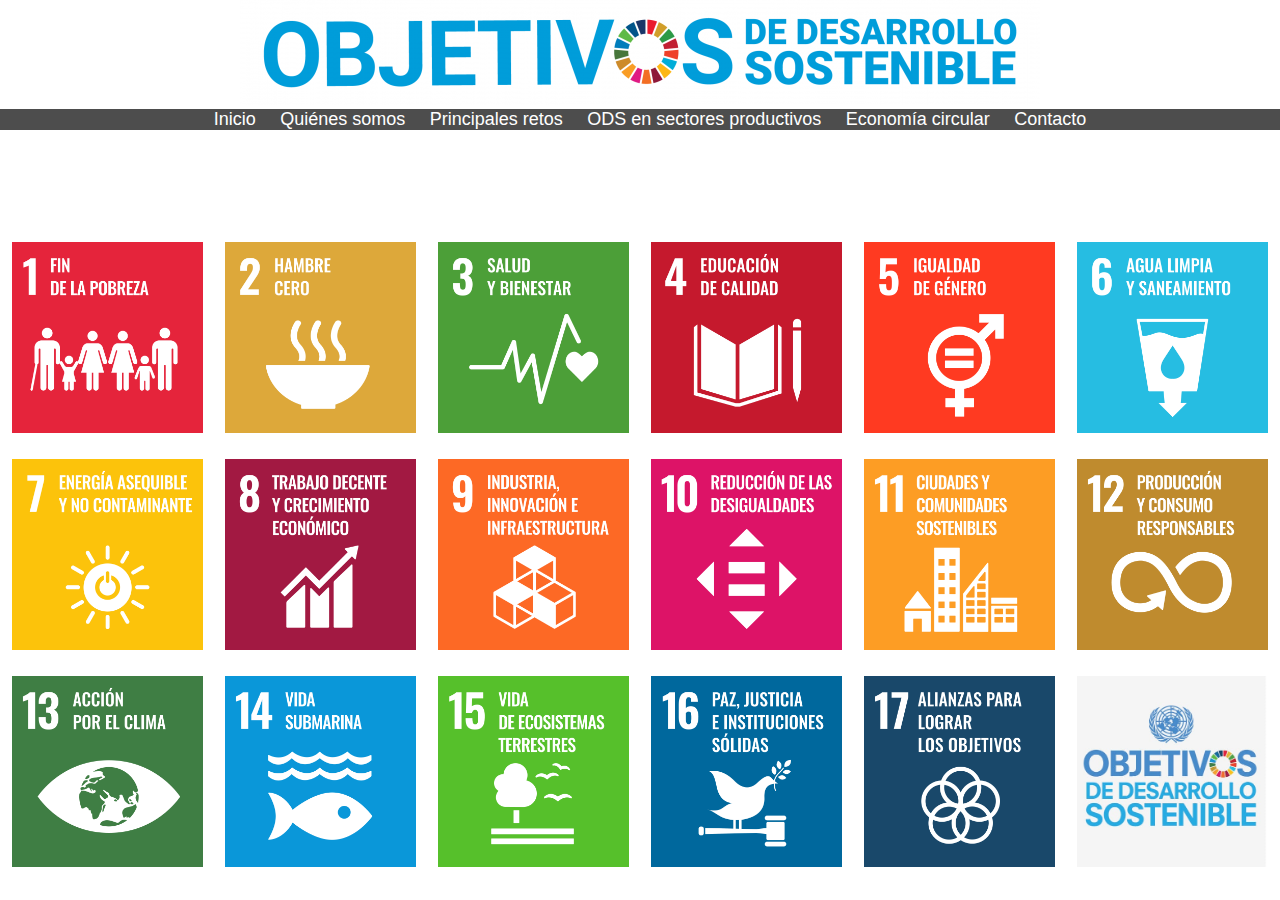
<file: index.html>
<!DOCTYPE html>
<html lang="en">
<head>
    <meta charset="UTF-8">
    <meta name="viewport" content="width=device-width, initial-scale=1.0">
    <link rel="stylesheet" href="estilos.css">
    <title>ODS</title>
</head>
<body>
    <header><a href="logos/S_SDG_logo_without_UN_emblem_horizontal_WEB-800x105.png" ><img src="logos/S_SDG_logo_without_UN_emblem_horizontal_WEB-800x105.png"></a></header>
    
    <nav>
        <ul>
            <li><a href="odsFLOAT.html">Inicio</a></li>
            <li><a href="#">Quiénes somos</a>
                <ul><li><a href="">Historia</a></li>
                <li><a href="">Prensa</a></li></ul>
            </li>            
            </li>
            <li><a href="resumen/principalesRetos.html">Principales retos</a></li>
            <li><a href="sectores/sectoresODS.html">ODS en sectores productivos</a></li>
            <li><a href="economiaC/indexEC.html">Economía circular</a>
            <li><a href="#">Contacto</a></li>
        </ul>
    </nav>

    <table id="tabla">
        <tr>
            <td><a href="https://www.un.org/sustainabledevelopment/es/poverty/" target="_blank"><img src="logos/S-WEB-Goal-01.png" alt="fin pobreza"></a></td>
            <td><a href="https://www.un.org/sustainabledevelopment/es/hunger/" target="_blank"><img src="logos/S-WEB-Goal-02.png" alt="hambre cero"></a></td>
            <td><a href="https://www.un.org/sustainabledevelopment/es/health/" target="_blank"><img src="logos/S-WEB-Goal-03.png" alt="salud y bienestar"></a></td>
            <td><a href="https://www.un.org/sustainabledevelopment/es/education/" target="_blank"><img src="logos/S-WEB-Goal-04.png" alt="educacion"></a></td>
            <td><a href="https://www.un.org/sustainabledevelopment/es/gender-equality/" target="_blank"><img src="logos/S-WEB-Goal-05.png" alt="igualdad"></a></td>
            <td><a href="https://www.un.org/sustainabledevelopment/es/water-and-sanitation/" target="_blank"><img src="logos/S-WEB-Goal-06.png" alt="agua"></a></td>
        </tr>
        <tr>
            <td><a href="https://www.un.org/sustainabledevelopment/es/energy/" target="_blank"><img src="logos/S-WEB-Goal-07.png" alt="Energía"></a></td>
            <td><a href="https://www.un.org/sustainabledevelopment/es/economic-growth/" target="_blank"><img src="logos/S-WEB-Goal-08.png" alt="Trabajo"></a></td>
            <td><a href="https://www.un.org/sustainabledevelopment/es/infrastructure/" target="_blank"><img src="logos/S-WEB-Goal-09.png" alt="industria"></a></td>
            <td><a href="https://www.un.org/sustainabledevelopment/es/inequality/" target="_blank"><img src="logos/S-WEB-Goal-10.png" alt="Redución desigualdades"></a></td>
            <td><a href="https://www.un.org/sustainabledevelopment/es/cities/" target="_blank"><img src="logos/S-WEB-Goal-11.png" alt=""></a></td>
            <td><a href="https://www.un.org/sustainabledevelopment/es/sustainable-consumption-production/" target="_blank"><img src="logos/S-WEB-Goal-12.png" alt=""></a></td>
        </tr>
        <tr>
            <td><a href="https://www.un.org/sustainabledevelopment/es/climate-change-2/" target="_blank"><img src="logos/S-WEB-Goal-13.png" alt=""></a></td>
            <td><a href="https://www.un.org/sustainabledevelopment/es/oceans/" target="_blank"><img src="logos/S-WEB-Goal-14.png" alt=""></a></td>
            <td><a href="https://www.un.org/sustainabledevelopment/es/biodiversity/" target="_blank"><img src="logos/S-WEB-Goal-15.png" alt=""></a></td>
            <td><a href="https://www.un.org/sustainabledevelopment/es/peace-justice/" target="_blank"><img src="logos/S-WEB-Goal-16.png" alt=""></a></td>
            <td><a href="https://www.un.org/sustainabledevelopment/es/globalpartnerships/" target="_blank"><img src="logos/S-WEB-Goal-17.png" alt=""></a></td>
            <td><img src="logos/S_SDG_Icons-01-18.jpg" alt="logo"></td>
        </tr>
    </table>

    
    
</body>
</html>
</file>
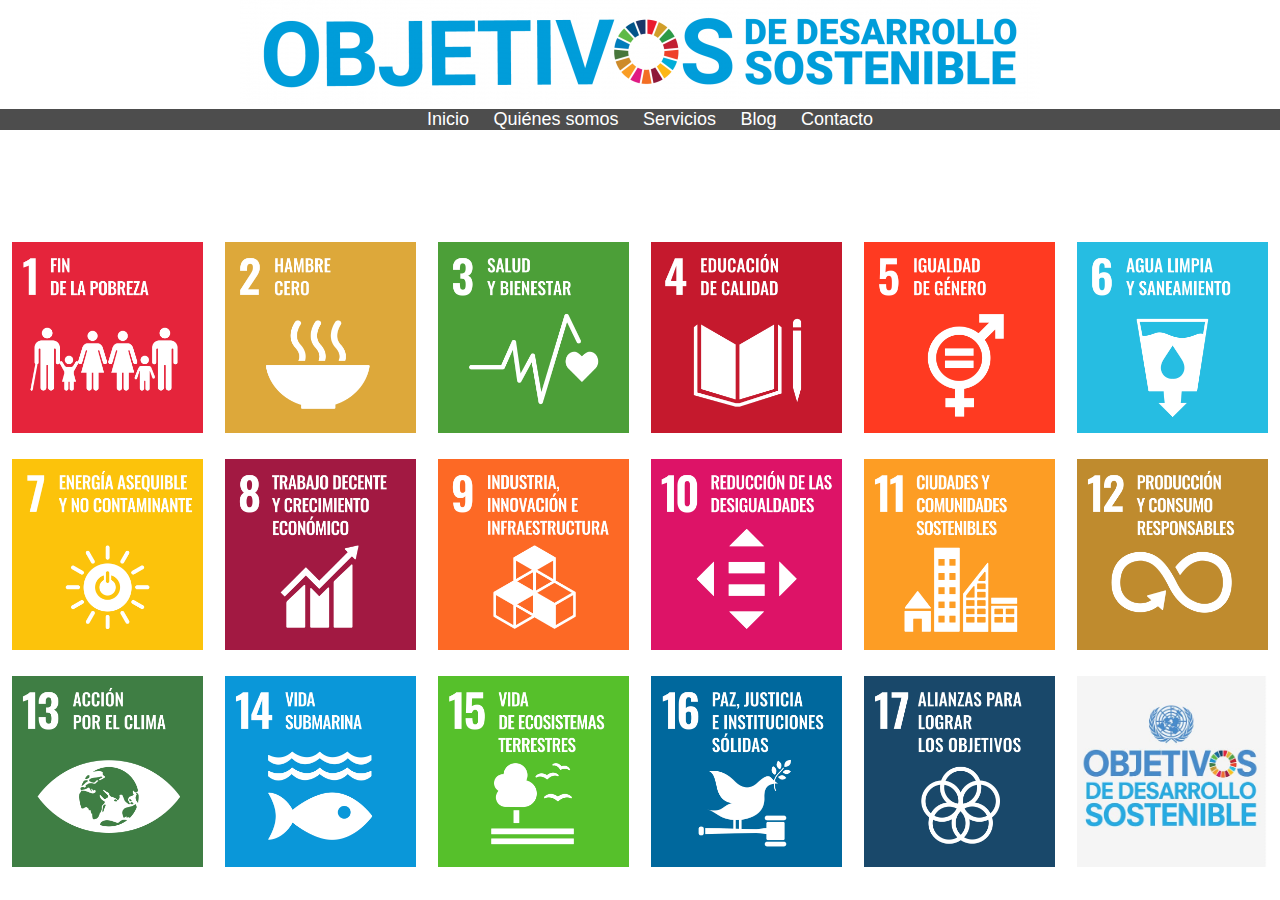
<file: ods.html>
<!DOCTYPE html>
<html lang="en">
<head>
    <meta charset="UTF-8">
    <meta name="viewport" content="width=device-width, initial-scale=1.0">
    <link rel="stylesheet" href="estilos.css">
    <title>ODS</title>
</head>
<body>
    <header><a href="logos/S_SDG_logo_without_UN_emblem_horizontal_WEB-800x105.png" ><img src="logos/S_SDG_logo_without_UN_emblem_horizontal_WEB-800x105.png"></a></header>
    
    <nav>
        <ul>
            <li><a href="odsFLOAT.html">Inicio</a></li>
            <li><a href="#">Quiénes somos</a>
                <ul><li><a href="">Historia</a></li>
                <li><a href="">Prensa</a></li></ul>
            </li>
            <li><a href="#">Servicios</a>
                <ul><li><a href="">Servicio 1</a></li>
                <li><a href="">Servicio 2</a></li>
                <li><a href="">Servicio 3</a></li>
                <li><a href="">Servicio 4</a></li></ul>
            </li>
            <li><a href="#">Blog</a></li>
            <li><a href="#">Contacto</a></li>
        </ul>
    </nav>

    <table id="tabla">
        <tr>
            <td><a href="https://www.un.org/sustainabledevelopment/es/poverty/" target="_blank"><img src="logos/S-WEB-Goal-01.png" alt="fin pobreza"></a></td>
            <td><a href="https://www.un.org/sustainabledevelopment/es/hunger/" target="_blank"><img src="logos/S-WEB-Goal-02.png" alt="hambre cero"></a></td>
            <td><a href="https://www.un.org/sustainabledevelopment/es/health/" target="_blank"><img src="logos/S-WEB-Goal-03.png" alt="salud y bienestar"></a></td>
            <td><a href="https://www.un.org/sustainabledevelopment/es/education/" target="_blank"><img src="logos/S-WEB-Goal-04.png" alt="educacion"></a></td>
            <td><a href="https://www.un.org/sustainabledevelopment/es/gender-equality/" target="_blank"><img src="logos/S-WEB-Goal-05.png" alt="igualdad"></a></td>
            <td><a href="https://www.un.org/sustainabledevelopment/es/water-and-sanitation/" target="_blank"><img src="logos/S-WEB-Goal-06.png" alt="agua"></a></td>
        </tr>
        <tr>
            <td><a href="https://www.un.org/sustainabledevelopment/es/energy/" target="_blank"><img src="logos/S-WEB-Goal-07.png" alt="Energía"></a></td>
            <td><a href="https://www.un.org/sustainabledevelopment/es/economic-growth/" target="_blank"><img src="logos/S-WEB-Goal-08.png" alt="Trabajo"></a></td>
            <td><a href="https://www.un.org/sustainabledevelopment/es/infrastructure/" target="_blank"><img src="logos/S-WEB-Goal-09.png" alt="industria"></a></td>
            <td><a href="https://www.un.org/sustainabledevelopment/es/inequality/" target="_blank"><img src="logos/S-WEB-Goal-10.png" alt="Redución desigualdades"></a></td>
            <td><a href="https://www.un.org/sustainabledevelopment/es/cities/" target="_blank"><img src="logos/S-WEB-Goal-11.png" alt=""></a></td>
            <td><a href="https://www.un.org/sustainabledevelopment/es/sustainable-consumption-production/" target="_blank"><img src="logos/S-WEB-Goal-12.png" alt=""></a></td>
        </tr>
        <tr>
            <td><a href="https://www.un.org/sustainabledevelopment/es/climate-change-2/" target="_blank"><img src="logos/S-WEB-Goal-13.png" alt=""></a></td>
            <td><a href="https://www.un.org/sustainabledevelopment/es/oceans/" target="_blank"><img src="logos/S-WEB-Goal-14.png" alt=""></a></td>
            <td><a href="https://www.un.org/sustainabledevelopment/es/biodiversity/" target="_blank"><img src="logos/S-WEB-Goal-15.png" alt=""></a></td>
            <td><a href="https://www.un.org/sustainabledevelopment/es/peace-justice/" target="_blank"><img src="logos/S-WEB-Goal-16.png" alt=""></a></td>
            <td><a href="https://www.un.org/sustainabledevelopment/es/globalpartnerships/" target="_blank"><img src="logos/S-WEB-Goal-17.png" alt=""></a></td>
            <td><img src="logos/S_SDG_Icons-01-18.jpg" alt="logo"></td>
        </tr>
    </table>

    
    
</body>
</html>
</file>
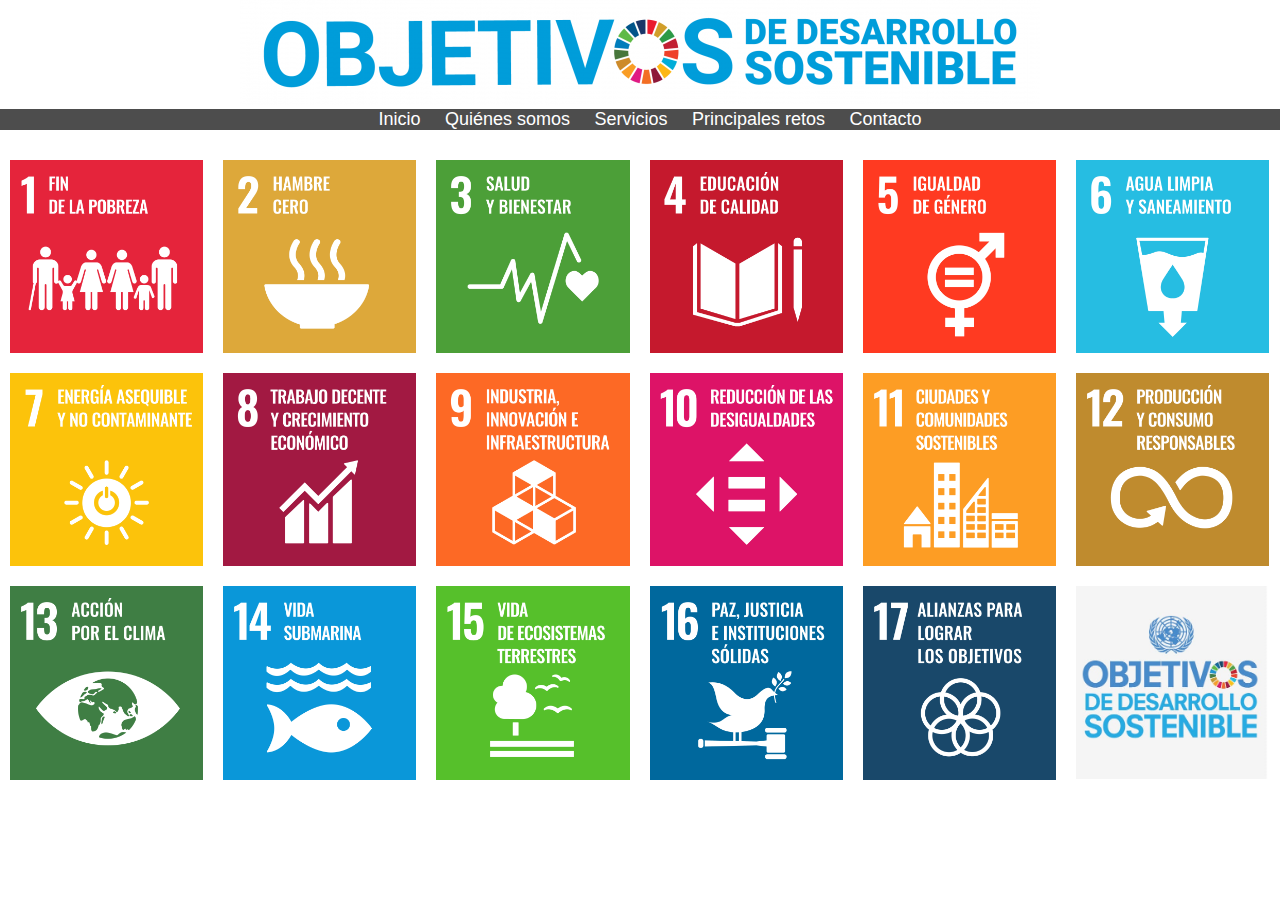
<file: odsFLOAT.html>
<!DOCTYPE html>
<html lang="en">
<head>
    <meta charset="UTF-8">
    <meta name="viewport" content="width=device-width, initial-scale=1.0">
    <link rel="stylesheet" href="estilosFLOAT.css">
    <title>ODS con Float</title>
    
</head>
<body>
    <header>
        <a href="logos/S_SDG_logo_without_UN_emblem_horizontal_WEB-800x105.png">
            <img src="logos/S_SDG_logo_without_UN_emblem_horizontal_WEB-800x105.png" alt="Logo ODS">
        </a>
    </header>

    <nav>
        <ul>
            <li><a href="index.html">Inicio</a></li>
            <li><a href="#">Quiénes somos</a>
                <ul><li><a href="">Historia</a></li>
                <li><a href="">Prensa</a></li></ul>
            </li>
            <li><a href="#">Servicios</a>
                <ul><li><a href="">Servicio 1</a></li>
                <li><a href="">Servicio 2</a></li>
                <li><a href="">Servicio 3</a></li>
                <li><a href="">Servicio 4</a></li></ul>
            </li>
            <li><a href="resumen/principalesRetos.html">Principales retos</a></li>
            <li><a href="#">Contacto</a></li>
        </ul>
    </nav>

    
    <div class="ods-container clearfix">
        
        <div class="ods-item">
            <a href="https://www.un.org/sustainabledevelopment/es/poverty/" target="_blank">
                <img src="logos/S-WEB-Goal-01.png" alt="Fin de la pobreza">
            </a>
        </div>
        <div class="ods-item">
            <a href="https://www.un.org/sustainabledevelopment/es/hunger/" target="_blank">
                <img src="logos/S-WEB-Goal-02.png" alt="Hambre cero">
            </a>
        </div>
        <div class="ods-item">
            <a href="https://www.un.org/sustainabledevelopment/es/health/" target="_blank">
                <img src="logos/S-WEB-Goal-03.png" alt="Salud y bienestar">
            </a>
        </div>
        <div class="ods-item">
            <a href="https://www.un.org/sustainabledevelopment/es/education/" target="_blank">
                <img src="logos/S-WEB-Goal-04.png" alt="Educación de calidad">
            </a>
        </div>
        <div class="ods-item">
            <a href="https://www.un.org/sustainabledevelopment/es/gender-equality/" target="_blank">
                <img src="logos/S-WEB-Goal-05.png" alt="Igualdad de género">
            </a>
        </div>
        <div class="ods-item">
            <a href="https://www.un.org/sustainabledevelopment/es/water-and-sanitation/" target="_blank">
                <img src="logos/S-WEB-Goal-06.png" alt="Agua limpia y saneamiento">
            </a>
        </div>

        
        <div class="ods-item">
            <a href="https://www.un.org/sustainabledevelopment/es/energy/" target="_blank">
                <img src="logos/S-WEB-Goal-07.png" alt="Energía asequible y no contaminante">
            </a>
        </div>
        <div class="ods-item">
            <a href="https://www.un.org/sustainabledevelopment/es/economic-growth/" target="_blank">
                <img src="logos/S-WEB-Goal-08.png" alt="Trabajo decente y crecimiento económico">
            </a>
        </div>
        <div class="ods-item">
            <a href="https://www.un.org/sustainabledevelopment/es/infrastructure/" target="_blank">
                <img src="logos/S-WEB-Goal-09.png" alt="Industria, innovación e infraestructura">
            </a>
        </div>
        <div class="ods-item">
            <a href="https://www.un.org/sustainabledevelopment/es/inequality/" target="_blank">
                <img src="logos/S-WEB-Goal-10.png" alt="Reducción de las desigualdades">
            </a>
        </div>
        <div class="ods-item">
            <a href="https://www.un.org/sustainabledevelopment/es/cities/" target="_blank">
                <img src="logos/S-WEB-Goal-11.png" alt="Ciudades y comunidades sostenibles">
            </a>
        </div>
        <div class="ods-item">
            <a href="https://www.un.org/sustainabledevelopment/es/sustainable-consumption-production/" target="_blank">
                <img src="logos/S-WEB-Goal-12.png" alt="Producción y consumo responsables">
            </a>
        </div>

        
        <div class="ods-item">
            <a href="https://www.un.org/sustainabledevelopment/es/climate-change-2/" target="_blank">
                <img src="logos/S-WEB-Goal-13.png" alt="Acción por el clima">
            </a>
        </div>
        <div class="ods-item">
            <a href="https://www.un.org/sustainabledevelopment/es/oceans/" target="_blank">
                <img src="logos/S-WEB-Goal-14.png" alt="Vida submarina">
            </a>
        </div>
        <div class="ods-item">
            <a href="https://www.un.org/sustainabledevelopment/es/biodiversity/" target="_blank">
                <img src="logos/S-WEB-Goal-15.png" alt="Vida de ecosistemas terrestres">
            </a>
        </div>
        <div class="ods-item">
            <a href="https://www.un.org/sustainabledevelopment/es/peace-justice/" target="_blank">
                <img src="logos/S-WEB-Goal-16.png" alt="Paz, justicia e instituciones sólidas">
            </a>
        </div>
        <div class="ods-item">
            <a href="https://www.un.org/sustainabledevelopment/es/globalpartnerships/" target="_blank">
                <img src="logos/S-WEB-Goal-17.png" alt="Alianzas para lograr los objetivos">
            </a>
        </div>
        <div class="ods-item">
            <img src="logos/S_SDG_Icons-01-18.jpg" alt="Logo ODS">
        </div>
    </div>
</body>
</html>
</file>
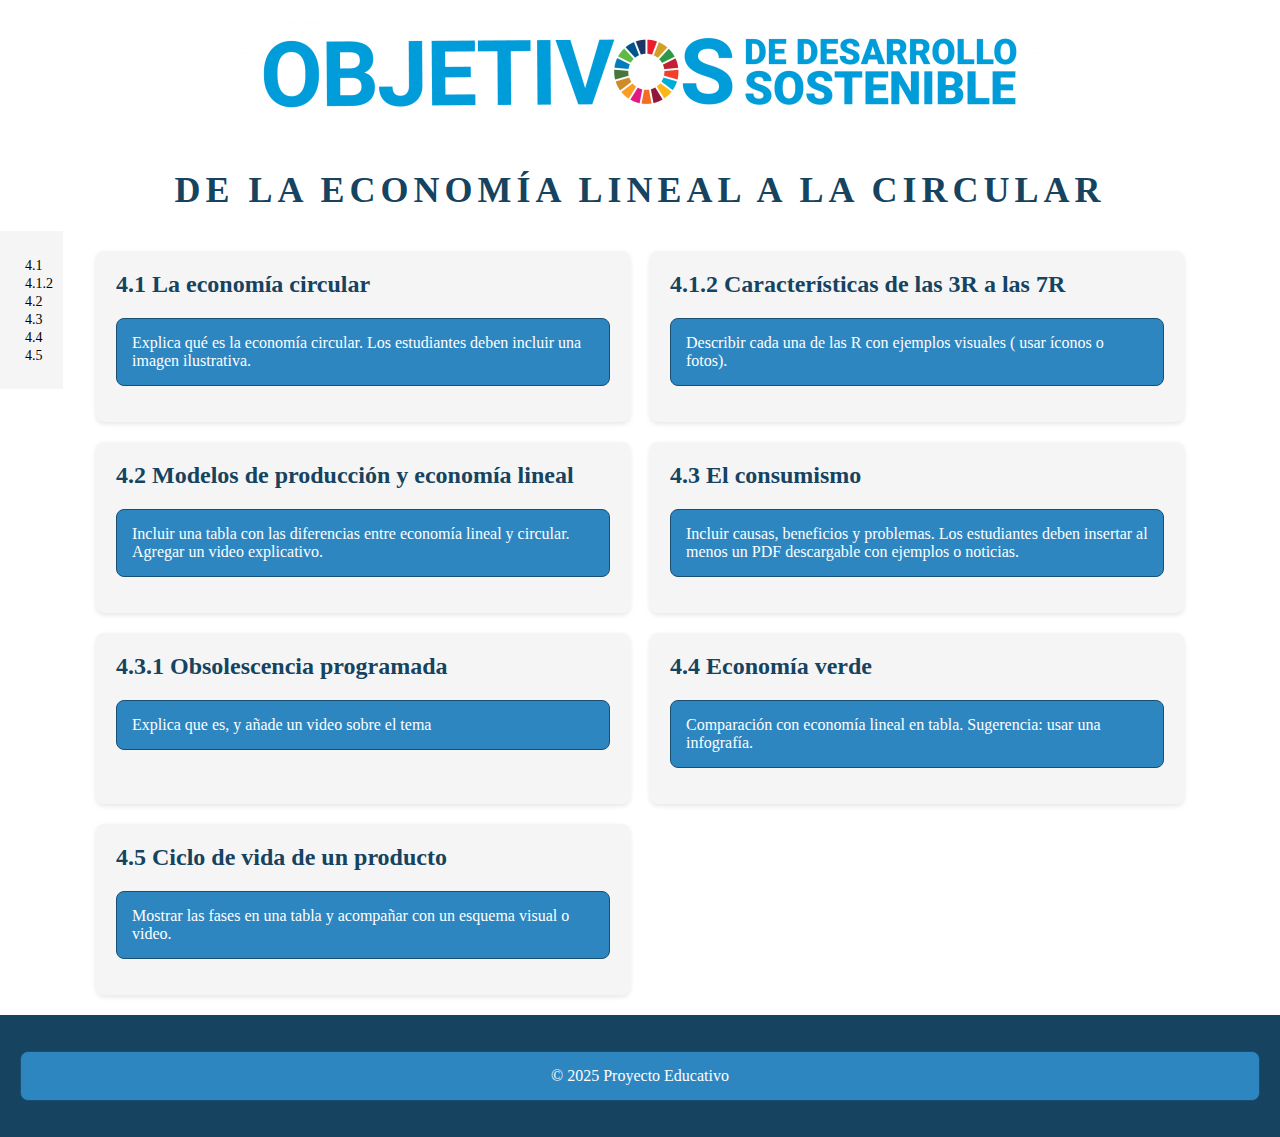
<file: economiaC/indexEC.html>
<!DOCTYPE html>
<html lang="es">
<head>
  <meta charset="UTF-8">
  <meta name="viewport" content="width=device-width, initial-scale=1.0">
  <meta name="nombre" content="RafaJMM">
  <title>Economía Circular</title>
  <link rel="stylesheet" href="estilos.css">
  <style>
    
  </style>
</head>
<body>
    <header>
        <a href="../index.html"><img src="../logos/S_SDG_logo_without_UN_emblem_horizontal_WEB-800x105.png" alt="ODS Logo"></a>        
    </header>

    <h1>De la Economía Lineal a la Circular</h1>
    <nav>
        <ul>
        <li><a href="#41">4.1</a></li>
        <li><a href="#412">4.1.2</a></li>
        <li><a href="#42">4.2</a></li>
        <li><a href="#43">4.3</a></li>
        <li><a href="#44">4.4</a></li>
        <li><a href="#45">4.5</a></li>
        </ul>
    </nav>



  <main class="grid-contenido">
        <section id="41">
          <h2>4.1 La economía circular</h2>
          <p>Explica qué es la economía circular. Los estudiantes deben incluir una imagen ilustrativa.</p>
        </section>


        <section id="412">
          <h2>4.1.2 Características de las 3R a las 7R</h2>
          <p>Describir cada una de las R con ejemplos visuales ( usar íconos o fotos).</p>
        </section>


        <section id="42">
          <h2>4.2 Modelos de producción y economía lineal</h2>
          <p>Incluir una tabla con las diferencias entre economía lineal y circular. Agregar un video explicativo.</p>
        </section>


        <section id="43">
          <h2>4.3 El consumismo</h2>
          <p>Incluir causas, beneficios y problemas. Los estudiantes deben insertar al menos un PDF descargable con ejemplos o noticias.</p>
          </section>
         <section id="431">
          <h2>4.3.1 Obsolescencia programada</h2>
          <p>Explica que es, y añade un video sobre el tema</p>
        </section>


        <section id="44">
          <h2>4.4 Economía verde</h2>
          <p>Comparación con economía lineal en tabla. Sugerencia: usar una infografía.</p>
        </section>


        <section id="45">
          <h2>4.5 Ciclo de vida de un producto</h2>
          <p>Mostrar las fases en una tabla y acompañar con un esquema visual o video.</p>
        </section>
  </main>


  <footer>
        <p>&copy; 2025 Proyecto Educativo</p>
  </footer>
</body>
</html>
</file>
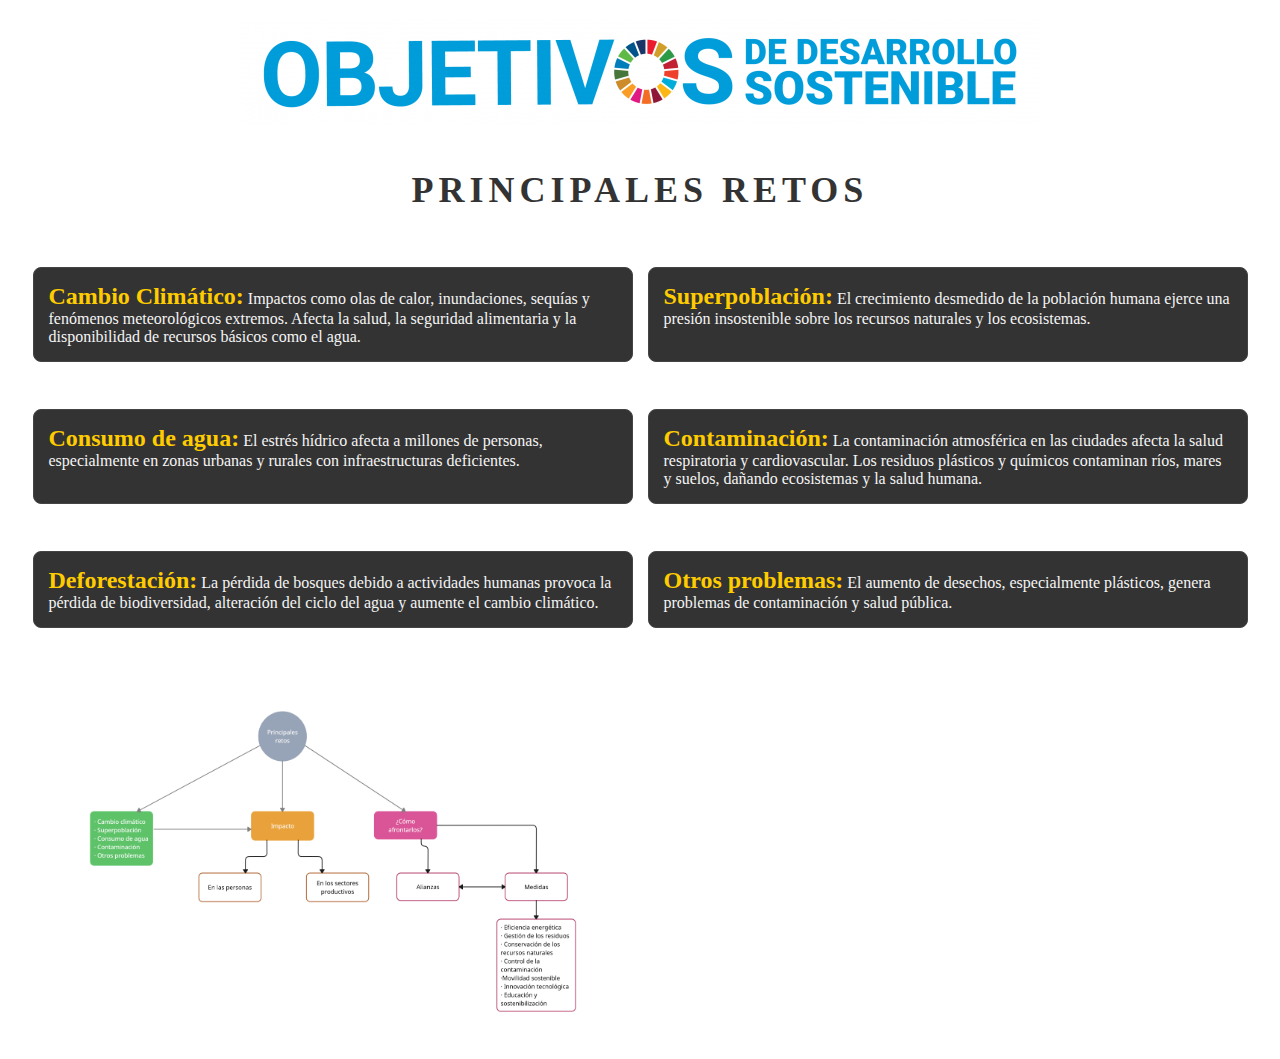
<file: resumen/principalesRetos.html>
<!DOCTYPE html>
<html lang="es">
<head>
  <meta charset="utf-8">
  <meta name="viewport" content="width=device-width, initial-scale=1.0">
  <title>Principales retos</title>
  <link rel="stylesheet" href="estilos.css">
  <style>

  </style>
</head>

<body>
  <header><a href="../index.html" ><img src="../logos/S_SDG_logo_without_UN_emblem_horizontal_WEB-800x105.png"></a></header>
  <h1>Principales retos</h1>

  <div>
    <p><strong>Cambio Climático:</strong> Impactos como olas de calor, inundaciones, sequías y fenómenos meteorológicos extremos. Afecta la salud, la seguridad alimentaria y la disponibilidad de recursos básicos como el agua.</p>

    <p><strong>Superpoblación:</strong> El crecimiento desmedido de la población humana ejerce una presión insostenible sobre los recursos naturales y los ecosistemas.</p> 

    <p><strong>Consumo de agua:</strong> El estrés hídrico afecta a millones de personas, especialmente en zonas urbanas y rurales con infraestructuras deficientes.</p>

    <p><strong>Contaminación:</strong> La contaminación atmosférica en las ciudades afecta la salud respiratoria y cardiovascular. Los residuos plásticos y químicos contaminan ríos, mares y suelos, dañando ecosistemas y la salud humana.</p>

    <p><strong>Deforestación:</strong> La pérdida de bosques debido a actividades humanas provoca la pérdida de biodiversidad, alteración del ciclo del agua y aumente el cambio climático.</p>

    <p><strong>Otros problemas:</strong> El aumento de desechos, especialmente plásticos, genera problemas de contaminación y salud pública. </p>
  </div>
  <div>
    <div>
      <img id="mapa" src="mapaC.png" alt="mapaCon">
    </div>
    <div>
      <iframe width="560" height="315" src="https://www.youtube.com/embed/5SsJhGZffz0?si=NUB5bwsFLWdG8i95" title="YouTube video player" frameborder="0" allow="accelerometer; autoplay; clipboard-write; encrypted-media; gyroscope; picture-in-picture; web-share" referrerpolicy="strict-origin-when-cross-origin" allowfullscreen></iframe>
    </div>
  </div>
</body>
</html>
</file>
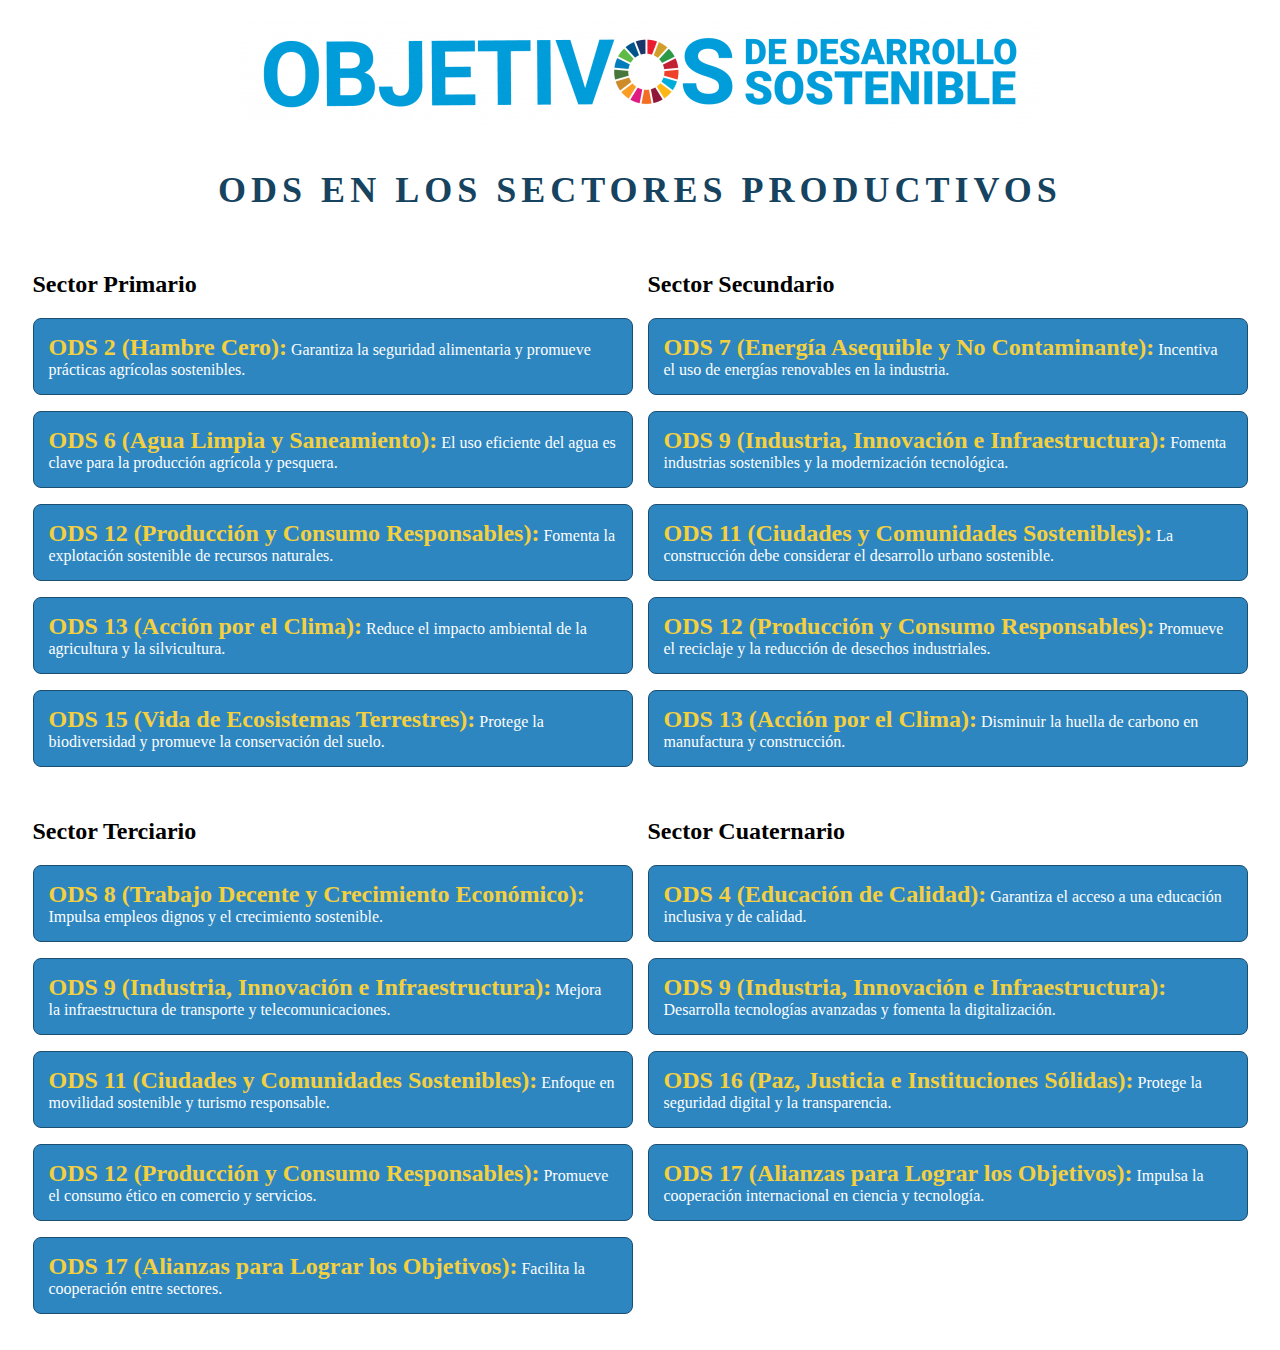
<file: sectores/sectoresODS.html>
<!DOCTYPE html>
<html lang="es">
<head>
  <meta charset="utf-8">
  <meta name="viewport" content="width=device-width, initial-scale=1.0">
  <meta name="author" content="Rafael">
  <meta name="description" content="ODS en los sectores productivos">
  <title>ODS en los sectores productivos</title>
  <link rel="stylesheet" href="estilos.css">
</head>
<body>
  <header>
    <a href="../index.html">
      <img src="../logos/S_SDG_logo_without_UN_emblem_horizontal_WEB-800x105.png" alt="ODS Logo">
    </a>
  </header>
  
  <h1>ODS en los Sectores Productivos</h1>

  <div>
  <section>
    <h2>Sector Primario</h2>
    <p><strong>ODS 2 (Hambre Cero):</strong> Garantiza la seguridad alimentaria y promueve prácticas agrícolas sostenibles.</p>
    <p><strong>ODS 6 (Agua Limpia y Saneamiento):</strong> El uso eficiente del agua es clave para la producción agrícola y pesquera.</p>
    <p><strong>ODS 12 (Producción y Consumo Responsables):</strong> Fomenta la explotación sostenible de recursos naturales.</p>
    <p><strong>ODS 13 (Acción por el Clima):</strong> Reduce el impacto ambiental de la agricultura y la silvicultura.</p>
    <p><strong>ODS 15 (Vida de Ecosistemas Terrestres):</strong> Protege la biodiversidad y promueve la conservación del suelo.</p>
  </section>
  
  <section>
    <h2>Sector Secundario</h2>
    <p><strong>ODS 7 (Energía Asequible y No Contaminante):</strong> Incentiva el uso de energías renovables en la industria.</p>
    <p><strong>ODS 9 (Industria, Innovación e Infraestructura):</strong> Fomenta industrias sostenibles y la modernización tecnológica.</p>
    <p><strong>ODS 11 (Ciudades y Comunidades Sostenibles):</strong> La construcción debe considerar el desarrollo urbano sostenible.</p>
    <p><strong>ODS 12 (Producción y Consumo Responsables):</strong> Promueve el reciclaje y la reducción de desechos industriales.</p>
    <p><strong>ODS 13 (Acción por el Clima):</strong> Disminuir la huella de carbono en manufactura y construcción.</p>
  </section>
  
  <section>
    <h2>Sector Terciario</h2>
    <p><strong>ODS 8 (Trabajo Decente y Crecimiento Económico):</strong> Impulsa empleos dignos y el crecimiento sostenible.</p>
    <p><strong>ODS 9 (Industria, Innovación e Infraestructura):</strong> Mejora la infraestructura de transporte y telecomunicaciones.</p>
    <p><strong>ODS 11 (Ciudades y Comunidades Sostenibles):</strong> Enfoque en movilidad sostenible y turismo responsable.</p>
    <p><strong>ODS 12 (Producción y Consumo Responsables):</strong> Promueve el consumo ético en comercio y servicios.</p>
    <p><strong>ODS 17 (Alianzas para Lograr los Objetivos):</strong> Facilita la cooperación entre sectores.</p>
  </section>
  
  <section>
    <h2>Sector Cuaternario</h2>
    <p><strong>ODS 4 (Educación de Calidad):</strong> Garantiza el acceso a una educación inclusiva y de calidad.</p>
    <p><strong>ODS 9 (Industria, Innovación e Infraestructura):</strong> Desarrolla tecnologías avanzadas y fomenta la digitalización.</p>
    <p><strong>ODS 16 (Paz, Justicia e Instituciones Sólidas):</strong> Protege la seguridad digital y la transparencia.</p>
    <p><strong>ODS 17 (Alianzas para Lograr los Objetivos):</strong> Impulsa la cooperación internacional en ciencia y tecnología.</p>
  </section>
</div>
  

</body>
</html>
</file>
<file: estilos.css>
*{
    margin: 0; 
    padding: 0;
    box-sizing: border-box;
}

body {
    font-family: Arial, sans-serif;
}

header{
    text-align: center;    
}

nav{
    text-align: center;    
    position:relative;
    background-color:#4d4d4d;
   
}



nav a{
    text-decoration:none;
    color:inherit;
    font-size:18px;
    
}
            
nav li{
    display:inline;
    position: relative;
    margin-left: 20px;    
    width:20%;
    height:auto;
    text-align:center;
    background-color:#4d4d4d;
    color:#fff;
}
            
nav li:hover{
    background-color:#969595;
    color:#000;
}
            
nav li>ul{
    text-align: center;
    position:absolute;
    left:0px;
    display:none;
    background-color:#4d4d4d;
}                 

nav li:hover>ul{
    display:block;
    background-color: #969595;
}

#tabla{
    margin-top: 100px;        
    width: 100%;  
}

#tabla img{
   width: 100%;
   height: auto;
}
 
#tabla img:hover{
    scale: 105%;
}

td{
    padding: 10px;
}
</file>
<file: estilosFLOAT.css>
* {
    margin: 0;
    padding: 0;
    box-sizing: border-box;
}

body {
    font-family: Arial, sans-serif;
}

header{
    text-align: center;    
}

nav{
    text-align: center;    
    position:relative;
    background-color:#4d4d4d;
   
}



nav a{
    text-decoration:none;
    color:inherit;
    font-size:18px;
    
}
            
nav li{
    display:inline;
    position: relative;
    margin-left: 20px;    
    width:20%;
    height:auto;
    text-align:center;
    background-color:#4d4d4d;
    color:#fff;
}
            
nav li:hover{
    background-color:#969595;
    color:#000;
}
            
nav li>ul{
    text-align: center;
    position:absolute;
    left:0px;
    display:none;
    background-color:#4d4d4d;
}                 

nav li:hover>ul{
    display:block;
}


/* Estilos para el contenedor de los ODS */
.ods-container {
    width: 100%;
    margin-top: 20px;
}

/* Estilos para cada ODS */
.ods-item {
    float: left; /* Usamos float para posicionar los elementos */
    width: 16.66%; /* 6 columnas (100% / 6) */
    padding: 10px;
    text-align: center;
}

.ods-item img {
    width: 100%;
    height: auto;
    display: block;
}

.ods-item img:hover {
    transform: scale(1.05); /* Efecto de escala al pasar el mouse */
    transition: transform 0.3s ease;
}
</file>
<file: economiaC/estilos.css>
body {    
    margin: 0;
    padding: 0;    
}

header {
    text-align: center;
    padding: 20px 0;
}

header img {
    max-width: 100%;
    height: auto;
}

h1 {
    margin: 20px 0;
    color: #154360;
    font-size: 36px;
    text-align: center;
    text-transform: uppercase;
    letter-spacing: 5px;
}

p {
    background-color: #2E86C1;
    border: 1px solid #1B4F72;
    border-radius: 8px;
    padding: 15px;  
    height: auto; 
    overflow: auto; 
    font-size: 16px;
    color: #FDFEFE;
    box-sizing: border-box; 
}

p strong {
    font-size: 24px;
    font-weight: bold;
    color: #F4D03F;
}
nav{
    display: flex;
    position: fixed;
    width: 1%; 
    padding: 25px;
    background-color: #f5f5f5;    
}
nav ul{
    list-style-type: none;  
    padding: 0;
    margin: 0;
}

nav a{
    text-decoration:none;
    color:inherit;
    font-size:14px;

}
.grid-contenido {
    display: grid;
    grid-template-columns: repeat(2, 1fr);
    gap:20px;
    width: 85%;
    height: auto;
    margin: 0 auto;
    padding: 20px;
  }

  .grid-contenido section {
    background-color: #f5f5f5;
    padding: 20px;
    border-radius: 8px;
    box-shadow: 0 2px 5px rgba(0,0,0,0.1);
   
  }

  .grid-contenido h2 {
    color: #154360;
    margin-top: 0;
  }

  @media (max-width: 480px) {
    .grid-contenido {
        width: 100%;
        grid-template-columns: 1fr;
      
    }
    nav{
        text-align: center;    
        position:relative;
        width: 50px;
        background-color:#f5f5f5;
       
    }
    
    
    
    nav a{
        text-decoration:none;
        color:inherit;
        font-size:12px;
        
    }                                                    
  }

  @media (max-width: 900px) {
    .grid-contenido {
      grid-template-columns: repeat(1, 1fr);
    }
  }

  footer {
    text-align: center;
    padding: 20px;
    background-color: #154360;
    color: white;
  }
</file>
<file: resumen/estilos.css>
body{    
    margin: 0;
    padding: 0;    
}

  
header{
    text-align: center;
    padding: 20px 0;
}

header img{
    max-width: 100%;
    height: auto;
}

  
h1{
    margin: 20px 0;
    color: #333;
    font-size: 36px;
    text-align: center;
    text-transform: uppercase;
    letter-spacing: 5px;
}

  
div{
    display: flex;
    flex-wrap: wrap;
    justify-content: center;
    gap: 15px;
    padding: 20px;
}

  
p{
    background-color: #333;
    border: 1px solid #444;
    border-radius: 8px;
    padding: 15px;
    width: 600px; 
    height: auto; 
    overflow: auto; 
    font-size: 16px;
    color: #f5f5f5;
    box-sizing: border-box; 
}

p:hover{
    transform: scale(1.05);
    transition: transform 0.3s ease;
}

p strong{
    font-size: 24px;
    font-weight: bold;
    color: #ffcc00; 
}

iframe{
    border-radius: 8px;
}

#mapa{
    width: 500px;
}

#mapa:hover{
    transform: scale(1.55);
    transition: transform 0.3s ease;
}
</file>
<file: sectores/estilos.css>
body {    
    margin: 0;
    padding: 0;    
}

header {
    text-align: center;
    padding: 20px 0;
}

header img {
    max-width: 100%;
    height: auto;
}

h1 {
    margin: 20px 0;
    color: #154360;
    font-size: 36px;
    text-align: center;
    text-transform: uppercase;
    letter-spacing: 5px;
}

div {
    display: flex;
    flex-wrap: wrap;
    justify-content: center;
    gap: 15px;
    padding: 20px;
}

p {
    background-color: #2E86C1;
    border: 1px solid #1B4F72;
    border-radius: 8px;
    padding: 15px;
    width: 600px; 
    height: auto; 
    overflow: auto; 
    font-size: 16px;
    color: #FDFEFE;
    box-sizing: border-box; 
}

p:hover {
    transform: scale(1.05);
    transition: transform 0.3s ease;
}

p strong {
    font-size: 24px;
    font-weight: bold;
    color: #F4D03F;
}

iframe {
    border-radius: 8px;
}

#mapa {
    width: 500px;
    border: 2px solid #1B4F72;
}

#mapa:hover {
    transform: scale(1.55);
    transition: transform 0.3s ease;
}
</file>
